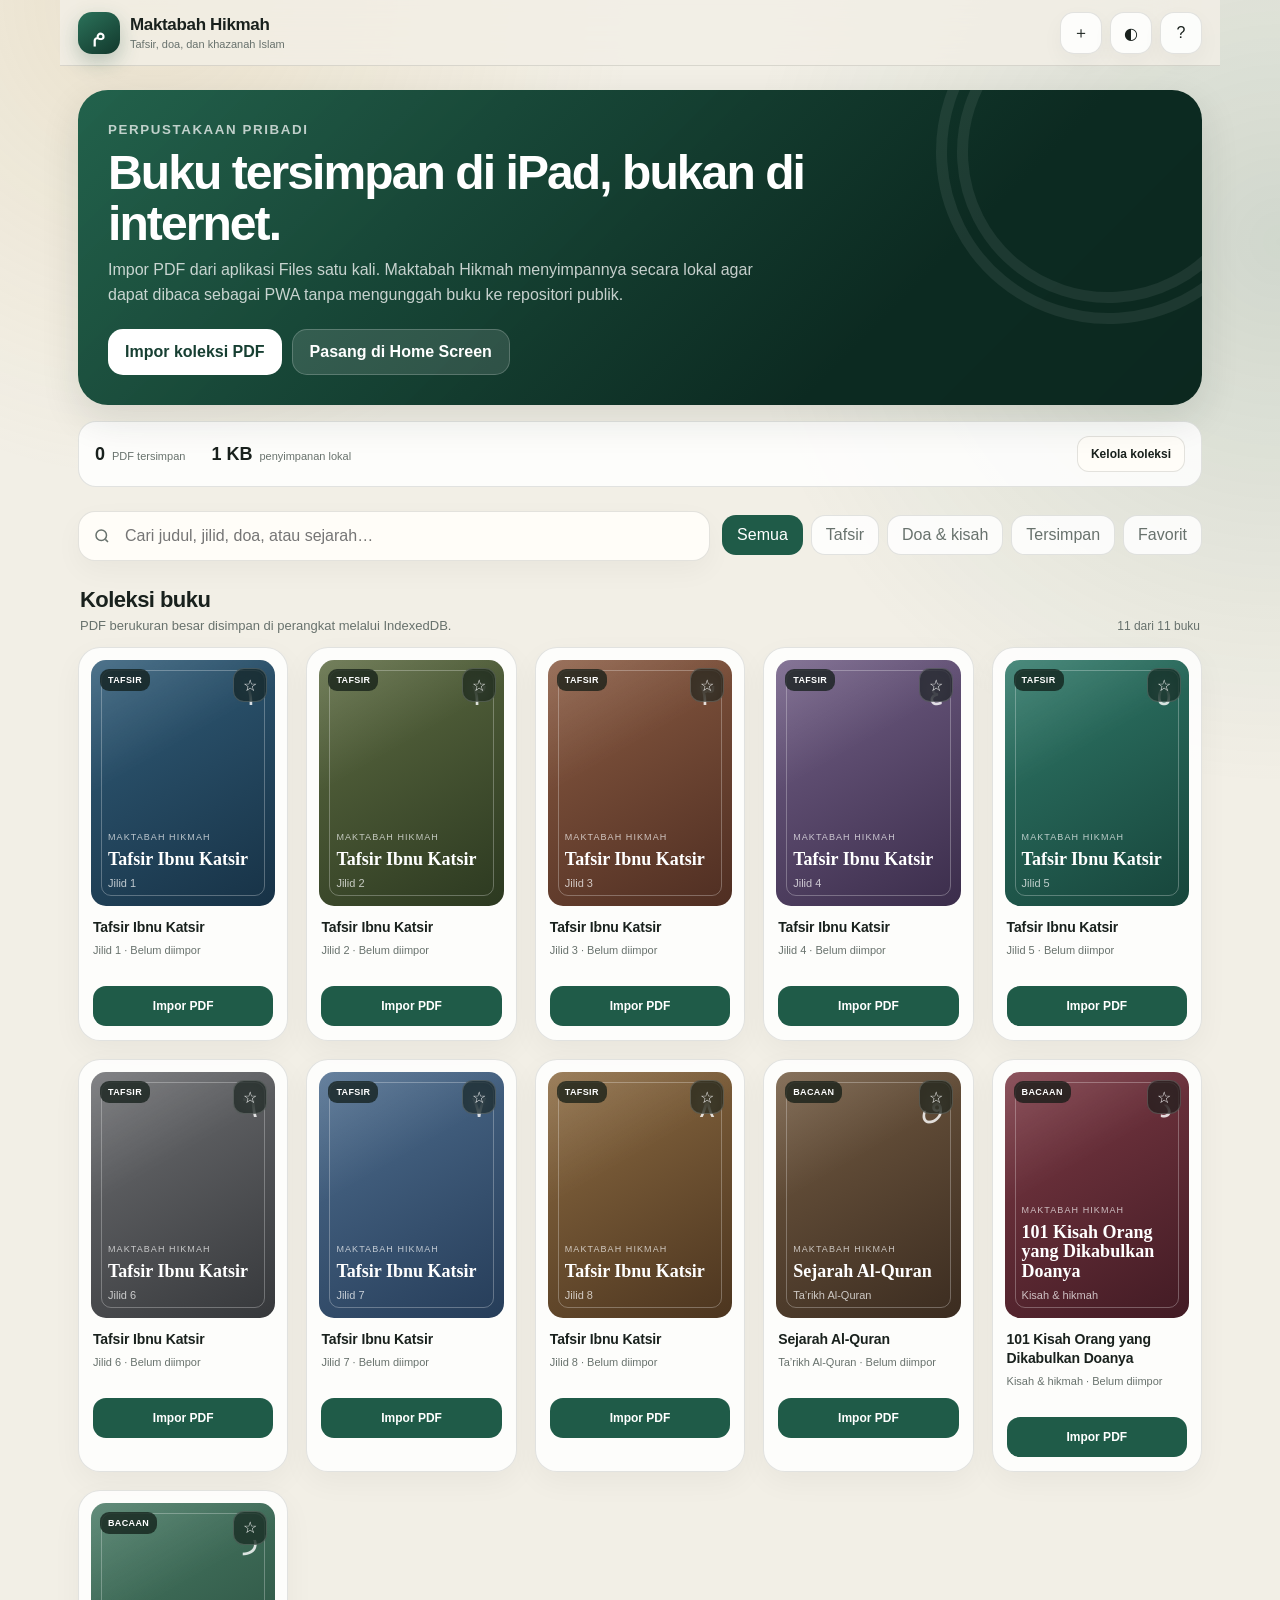
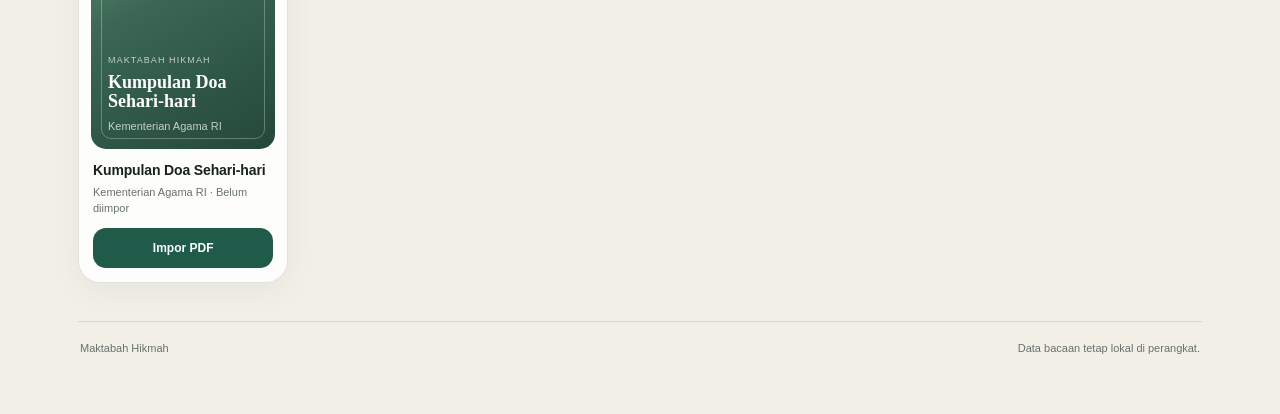
<file: index.html>
<!doctype html>
<html lang="id">
<head>
  <meta charset="utf-8">
  <meta name="viewport" content="width=device-width, initial-scale=1, viewport-fit=cover">
  <meta name="theme-color" content="#173f32">
  <meta name="description" content="Maktabah Hikmah — perpustakaan Islam pribadi untuk membaca tafsir, doa, kisah, dan sejarah Al-Qur'an di iPad.">
  <meta name="apple-mobile-web-app-capable" content="yes">
  <meta name="apple-mobile-web-app-status-bar-style" content="black-translucent">
  <meta name="apple-mobile-web-app-title" content="Maktabah">
  <link rel="manifest" href="./manifest.webmanifest">
  <link rel="apple-touch-icon" href="./favicon.svg">
  <link rel="icon" href="./favicon.svg" type="image/svg+xml">
  <link rel="stylesheet" href="./assets/app.css">
  <title>Maktabah Hikmah</title>
</head>
<body>
  <main class="shell">
    <header class="topbar">
      <div class="brand">
        <div class="brand-mark" aria-hidden="true">م</div>
        <div>
          <h1>Maktabah Hikmah</h1>
          <p>Tafsir, doa, dan khazanah Islam</p>
        </div>
      </div>
      <div class="top-actions">
        <button class="icon-btn" id="importTopBtn" aria-label="Impor PDF" title="Impor PDF">＋</button>
        <button class="icon-btn" id="themeBtn" aria-label="Ganti tema" title="Ganti tema">◐</button>
        <button class="icon-btn" id="infoBtn" aria-label="Petunjuk" title="Petunjuk">?</button>
      </div>
    </header>

    <section class="hero">
      <div class="hero-copy">
        <small>Perpustakaan pribadi</small>
        <h2>Buku tersimpan di iPad, bukan di internet.</h2>
        <p>Impor PDF dari aplikasi Files satu kali. Maktabah Hikmah menyimpannya secara lokal agar dapat dibaca sebagai PWA tanpa mengunggah buku ke repositori publik.</p>
        <div class="hero-actions">
          <button class="hero-primary" id="importHeroBtn">Impor koleksi PDF</button>
          <button class="hero-secondary" id="installHelpBtn">Pasang di Home Screen</button>
        </div>
      </div>
      <button class="continue-card" id="continueCard" type="button" aria-label="Lanjutkan membaca">
        <span class="continue-glyph" id="continueGlyph">١</span>
        <span>
          <strong id="continueTitle">Lanjutkan membaca</strong>
          <span id="continueMeta"></span>
        </span>
      </button>
    </section>

    <section class="status-strip" aria-label="Status koleksi">
      <div><strong id="storedCount">0</strong><span>PDF tersimpan</span></div>
      <div><strong id="totalSize">0 MB</strong><span>penyimpanan lokal</span></div>
      <button id="manageBtn">Kelola koleksi</button>
    </section>

    <section class="toolbar" aria-label="Pencarian dan penyaring">
      <div class="search-wrap">
        <svg width="18" height="18" viewBox="0 0 24 24" fill="none" stroke="currentColor" stroke-width="2" aria-hidden="true"><circle cx="11" cy="11" r="7"></circle><path d="m20 20-3.5-3.5"></path></svg>
        <input class="search" id="searchInput" type="search" placeholder="Cari judul, jilid, doa, atau sejarah…" autocomplete="off">
      </div>
      <div class="filter-row" id="filters">
        <button class="chip active" data-filter="all">Semua</button>
        <button class="chip" data-filter="tafsir">Tafsir</button>
        <button class="chip" data-filter="bacaan">Doa & kisah</button>
        <button class="chip" data-filter="stored">Tersimpan</button>
        <button class="chip" data-filter="favorite">Favorit</button>
      </div>
    </section>

    <div class="section-head">
      <div>
        <h3>Koleksi buku</h3>
        <p>PDF berukuran besar disimpan di perangkat melalui IndexedDB.</p>
      </div>
      <div class="count" id="bookCount"></div>
    </div>

    <section class="grid" id="bookGrid" aria-live="polite"></section>
    <div class="empty" id="emptyState">Tidak ada buku yang cocok dengan pencarian.</div>

    <footer class="footer">
      <span>Maktabah Hikmah</span>
      <span>Data bacaan tetap lokal di perangkat.</span>
    </footer>
  </main>

  <input id="fileInput" type="file" accept="application/pdf,.pdf" multiple hidden>
  <input id="replaceInput" type="file" accept="application/pdf,.pdf" hidden>

  <section class="reader" id="reader" aria-label="Pembaca PDF">
    <header class="reader-bar">
      <button class="icon-btn" id="closeReader" aria-label="Kembali">←</button>
      <div class="reader-title">
        <strong id="readerTitle"></strong>
        <span id="readerSubtitle"></span>
      </div>
      <div class="page-control">
        <span>Hal.</span>
        <input id="pageInput" type="number" min="1" inputmode="numeric" aria-label="Nomor halaman terakhir">
        <button class="icon-btn" id="savePage" aria-label="Simpan halaman" title="Simpan halaman">✓</button>
      </div>
      <button class="icon-btn" id="openPdf" aria-label="Buka PDF penuh" title="Buka PDF penuh">↗</button>
    </header>
    <div class="reader-body">
      <iframe id="pdfFrame" title="Dokumen PDF"></iframe>
      <div class="reader-hint" id="readerHint">
        <span>Masukkan halaman terakhir di atas sebelum keluar.</span>
        <button class="ghost" id="hideHint" aria-label="Tutup petunjuk">✕</button>
      </div>
    </div>
  </section>

  <section class="sheet" id="infoSheet" aria-label="Petunjuk penggunaan">
    <div class="sheet-card">
      <div class="sheet-grabber"></div>
      <h3>Pasang di iPad</h3>
      <ol>
        <li>Buka situs ini menggunakan <strong>Safari</strong>.</li>
        <li>Tekan tombol <strong>Share</strong>, lalu pilih <strong>Add to Home Screen</strong>.</li>
        <li>Buka ikon <strong>Maktabah</strong> dari Home Screen.</li>
        <li>Tekan <strong>Impor koleksi PDF</strong>, lalu pilih semua PDF dari aplikasi Files.</li>
      </ol>
      <p>PDF disimpan di penyimpanan situs pada iPad dan tidak dikirim ke server. iOS dapat menghapus data situs ketika penyimpanan sangat penuh, jadi simpan file asli di aplikasi Files sebagai cadangan.</p>
      <button class="primary full" data-close-sheet="infoSheet">Mengerti</button>
    </div>
  </section>

  <section class="sheet" id="manageSheet" aria-label="Kelola koleksi">
    <div class="sheet-card wide-sheet">
      <div class="sheet-grabber"></div>
      <h3>Kelola koleksi lokal</h3>
      <p class="sheet-intro">Ganti atau hapus PDF yang tersimpan di perangkat ini.</p>
      <div id="manageList" class="manage-list"></div>
      <div class="sheet-actions">
        <button class="secondary" id="manageImportBtn">Impor PDF</button>
        <button class="primary" data-close-sheet="manageSheet">Selesai</button>
      </div>
    </div>
  </section>

  <section class="sheet" id="importSheet" aria-label="Hasil impor">
    <div class="sheet-card">
      <div class="sheet-grabber"></div>
      <h3>Hasil impor</h3>
      <div id="importSummary" class="import-summary"></div>
      <button class="primary full" data-close-sheet="importSheet">Selesai</button>
    </div>
  </section>

  <div class="toast" id="toast" role="status"></div>
  <script src="./assets/app.js" defer></script>
</body>
</html>
</file>
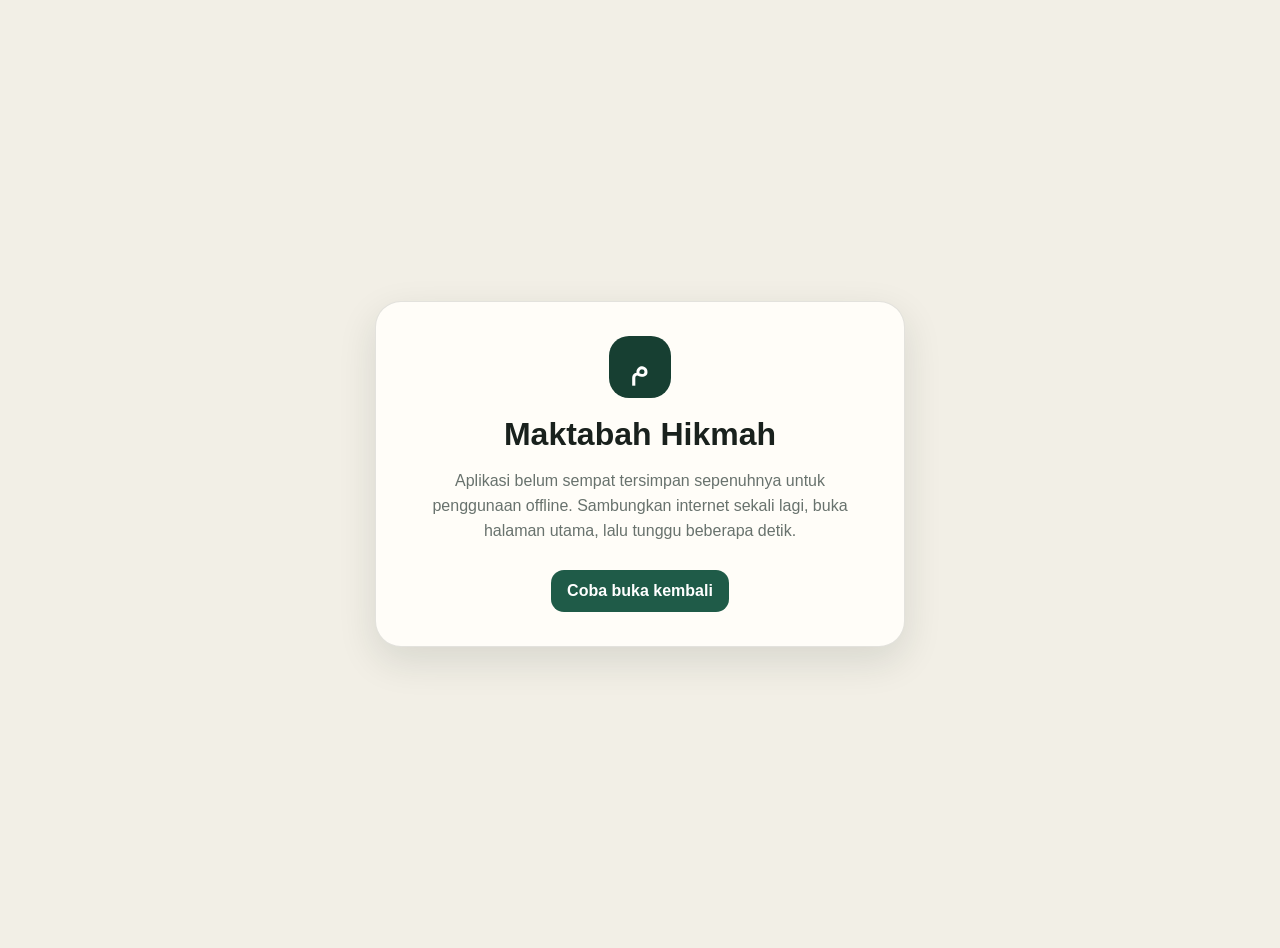
<file: offline.html>
<!doctype html>
<html lang="id">
<head>
  <meta charset="utf-8">
  <meta name="viewport" content="width=device-width, initial-scale=1, viewport-fit=cover">
  <meta name="theme-color" content="#173f32">
  <title>Maktabah Hikmah</title>
  <style>
    body{margin:0;min-height:100vh;display:grid;place-items:center;padding:24px;background:#f2efe6;color:#19211d;font-family:-apple-system,BlinkMacSystemFont,"Segoe UI",sans-serif;text-align:center}.card{max-width:460px;padding:34px;border:1px solid rgba(25,33,29,.12);border-radius:26px;background:#fffdf8;box-shadow:0 14px 38px rgba(24,44,35,.12)}.mark{width:62px;height:62px;display:grid;place-items:center;margin:0 auto 18px;border-radius:20px;background:#173f32;color:#fff;font:32px Georgia,serif}h1{margin:0 0 10px}p{color:#68726d;line-height:1.55}a{display:inline-block;margin-top:10px;padding:12px 16px;border-radius:13px;background:#1f5b48;color:#fff;text-decoration:none;font-weight:700}
  </style>
</head>
<body><main class="card"><div class="mark">م</div><h1>Maktabah Hikmah</h1><p>Aplikasi belum sempat tersimpan sepenuhnya untuk penggunaan offline. Sambungkan internet sekali lagi, buka halaman utama, lalu tunggu beberapa detik.</p><a href="./">Coba buka kembali</a></main></body>
</html>
</file>
<file: assets/app.css>
:root {
  --bg: #f2efe6;
  --surface: rgba(255,255,255,.84);
  --surface-solid: #fffdf8;
  --text: #19211d;
  --muted: #68726d;
  --line: rgba(25,33,29,.12);
  --accent: #1f5b48;
  --accent-deep: #12382c;
  --gold: #c8a75d;
  --shadow: 0 14px 38px rgba(24,44,35,.12);
  --reader-bg: #1c221f;
  --radius: 22px;
}
html[data-theme="dark"] {
  --bg: #111714;
  --surface: rgba(29,37,33,.9);
  --surface-solid: #1b2420;
  --text: #eef3ef;
  --muted: #aebbb4;
  --line: rgba(255,255,255,.12);
  --accent: #63ad8d;
  --accent-deep: #214c3c;
  --gold: #d8bb72;
  --shadow: 0 16px 44px rgba(0,0,0,.34);
  --reader-bg: #080b09;
}
html[data-theme="sepia"] {
  --bg: #e9dfc7;
  --surface: rgba(251,245,226,.9);
  --surface-solid: #fbf3df;
  --text: #342c22;
  --muted: #756b5d;
  --line: rgba(52,44,34,.13);
  --accent: #476c52;
  --accent-deep: #304a37;
  --gold: #ad8241;
  --shadow: 0 14px 38px rgba(84,65,37,.15);
  --reader-bg: #2a251e;
}
* { box-sizing: border-box; }
html { min-height: 100%; background: var(--bg); }
body {
  margin: 0;
  min-height: 100vh;
  color: var(--text);
  background:
    radial-gradient(circle at 12% 0%, color-mix(in srgb, var(--gold) 18%, transparent), transparent 30rem),
    radial-gradient(circle at 100% 12%, color-mix(in srgb, var(--accent) 16%, transparent), transparent 34rem),
    var(--bg);
  font-family: -apple-system, BlinkMacSystemFont, "SF Pro Text", "Segoe UI", sans-serif;
  -webkit-font-smoothing: antialiased;
}
button, input { font: inherit; }
button, a { -webkit-tap-highlight-color: transparent; }
button { color: inherit; }
.shell { width: min(1160px, 100%); margin: 0 auto; padding: 0 18px 48px; }
.topbar {
  position: sticky;
  top: 0;
  z-index: 20;
  display: flex;
  align-items: center;
  gap: 12px;
  padding: calc(12px + env(safe-area-inset-top)) 0 12px;
  backdrop-filter: blur(20px) saturate(1.2);
  -webkit-backdrop-filter: blur(20px) saturate(1.2);
}
.topbar::before {
  content: "";
  position: absolute;
  inset: 0 -18px;
  z-index: -1;
  background: color-mix(in srgb, var(--bg) 83%, transparent);
  border-bottom: 1px solid var(--line);
}
.brand { display: flex; align-items: center; gap: 10px; min-width: 0; }
.brand-mark {
  width: 42px; height: 42px; flex: 0 0 auto;
  display: grid; place-items: center;
  color: #fff;
  border-radius: 14px;
  background: linear-gradient(145deg, #2b725a, #12382c);
  box-shadow: 0 8px 20px rgba(31,91,72,.28);
  font-family: Georgia, serif;
  font-size: 23px;
}
.brand h1 { margin: 0; font-size: 17px; line-height: 1.1; letter-spacing: -.02em; }
.brand p { margin: 4px 0 0; color: var(--muted); font-size: 11px; }
.top-actions { margin-left: auto; display: flex; gap: 8px; }
.icon-btn, .chip, .primary, .secondary, .ghost, .hero-primary, .hero-secondary, .status-strip button {
  border: 0;
  cursor: pointer;
}
.icon-btn {
  width: 42px; height: 42px; display: grid; place-items: center;
  border-radius: 14px; background: var(--surface); border: 1px solid var(--line);
  box-shadow: 0 8px 22px rgba(0,0,0,.04);
}
.hero {
  margin-top: 24px;
  border-radius: 30px;
  padding: 30px;
  color: #fff;
  overflow: hidden;
  position: relative;
  display: grid;
  grid-template-columns: minmax(0,1fr) auto;
  align-items: end;
  gap: 24px;
  background:
    linear-gradient(135deg, rgba(0,0,0,.04), rgba(0,0,0,.22)),
    linear-gradient(135deg, #24664f, #0f3328 72%);
  box-shadow: var(--shadow);
}
.hero::after {
  content: "";
  position: absolute;
  width: 280px; height: 280px;
  right: -78px; top: -110px;
  border: 32px double rgba(255,255,255,.07);
  border-radius: 50%;
  transform: rotate(18deg);
  pointer-events: none;
}
.hero-copy { position: relative; z-index: 1; }
.hero small { color: rgba(255,255,255,.72); text-transform: uppercase; letter-spacing: .12em; font-weight: 800; }
.hero h2 { margin: 10px 0 8px; max-width: 720px; font-size: clamp(28px, 5vw, 48px); line-height: 1.06; letter-spacing: -.04em; }
.hero p { margin: 0; max-width: 680px; color: rgba(255,255,255,.76); line-height: 1.55; }
.hero-actions { display: flex; flex-wrap: wrap; gap: 10px; margin-top: 22px; }
.hero-primary, .hero-secondary { min-height: 46px; padding: 0 17px; border-radius: 15px; font-weight: 800; }
.hero-primary { color: #173f32; background: #fff; }
.hero-secondary { color: #fff; background: rgba(255,255,255,.12); border: 1px solid rgba(255,255,255,.2); }
.continue-card {
  display: none;
  position: relative;
  z-index: 2;
  align-items: center;
  gap: 12px;
  width: min(315px,100%);
  padding: 12px;
  color: #fff;
  border: 1px solid rgba(255,255,255,.18);
  border-radius: 18px;
  background: rgba(255,255,255,.11);
  backdrop-filter: blur(10px);
  text-align: left;
  cursor: pointer;
}
.continue-card.show { display: flex; }
.continue-glyph {
  width: 48px; height: 60px; flex: 0 0 auto;
  display: grid; place-items: center;
  border-radius: 11px;
  color: #173f32; background: #f8f0d8;
  font-family: Georgia, serif; font-size: 25px;
}
.continue-card strong, .continue-card span span { display: block; }
.continue-card strong { font-size: 13px; line-height: 1.35; }
.continue-card span span { margin-top: 5px; color: rgba(255,255,255,.7); font-size: 11px; }
.status-strip {
  display: grid;
  grid-template-columns: auto auto 1fr;
  align-items: center;
  gap: 26px;
  margin-top: 16px;
  padding: 14px 16px;
  border: 1px solid var(--line);
  border-radius: 18px;
  background: var(--surface);
}
.status-strip div { display: flex; align-items: baseline; gap: 7px; }
.status-strip strong { font-size: 18px; }
.status-strip span { color: var(--muted); font-size: 11px; }
.status-strip button { justify-self: end; padding: 10px 13px; border-radius: 12px; background: var(--surface-solid); border: 1px solid var(--line); font-weight: 700; font-size: 12px; }
.toolbar { display: grid; grid-template-columns: minmax(0, 1fr) auto; align-items: center; gap: 12px; margin: 24px 0 16px; }
.search-wrap { position: relative; }
.search-wrap svg { position: absolute; left: 15px; top: 50%; transform: translateY(-50%); color: var(--muted); }
.search {
  width: 100%; height: 50px; padding: 0 16px 0 46px;
  color: var(--text); background: var(--surface-solid);
  border: 1px solid var(--line); border-radius: 17px; outline: none;
  box-shadow: 0 10px 28px rgba(0,0,0,.04);
}
.search:focus { border-color: color-mix(in srgb, var(--accent) 48%, transparent); box-shadow: 0 0 0 4px color-mix(in srgb, var(--accent) 12%, transparent); }
.filter-row { display: flex; gap: 8px; overflow-x: auto; padding-bottom: 2px; scrollbar-width: none; }
.filter-row::-webkit-scrollbar { display: none; }
.chip { white-space: nowrap; padding: 10px 14px; border-radius: 14px; background: var(--surface); border: 1px solid var(--line); color: var(--muted); }
.chip.active { background: var(--accent); color: #fff; border-color: transparent; }
.section-head { display: flex; align-items: end; justify-content: space-between; gap: 16px; margin: 26px 2px 14px; }
.section-head h3 { margin: 0; font-size: 22px; letter-spacing: -.025em; }
.section-head p { margin: 5px 0 0; color: var(--muted); font-size: 13px; }
.count { color: var(--muted); font-size: 12px; }
.grid { display: grid; grid-template-columns: repeat(5, minmax(0,1fr)); gap: 18px; }
.book-card {
  display: flex; flex-direction: column; min-width: 0;
  padding: 12px; border-radius: var(--radius);
  background: var(--surface); border: 1px solid var(--line);
  box-shadow: 0 10px 30px rgba(0,0,0,.045);
  transition: transform .18s ease, box-shadow .18s ease;
}
.book-card:active { transform: scale(.985); }
.cover-wrap { position: relative; aspect-ratio: 3/4; border-radius: 15px; overflow: hidden; }
.cover-art {
  width: 100%; height: 100%; display: flex; flex-direction: column; justify-content: space-between;
  padding: 17px;
  color: #fff;
  background:
    linear-gradient(150deg, rgba(255,255,255,.14), transparent 38%),
    linear-gradient(150deg, var(--cover-a), var(--cover-b));
}
.cover-art::after { content: ""; position: absolute; inset: 10px; border: 1px solid rgba(255,255,255,.28); border-radius: 10px; pointer-events: none; }
.cover-arabic { align-self: flex-end; font: 30px Georgia, serif; color: rgba(255,255,255,.82); }
.cover-title { position: relative; z-index: 1; }
.cover-title small { display: block; margin-bottom: 8px; color: rgba(255,255,255,.7); font-size: 9px; letter-spacing: .12em; text-transform: uppercase; }
.cover-title strong { display: block; font-family: Georgia, "Times New Roman", serif; font-size: 18px; line-height: 1.08; }
.cover-title span { display: block; margin-top: 8px; color: rgba(255,255,255,.72); font-size: 11px; }
.badge { position: absolute; left: 9px; top: 9px; z-index: 2; padding: 6px 8px; border-radius: 9px; color: #fff; background: rgba(12,24,18,.7); backdrop-filter: blur(10px); font-size: 9px; font-weight: 800; letter-spacing: .04em; }
.fav-btn { position: absolute; right: 8px; top: 8px; z-index: 3; width: 34px; height: 34px; display: grid; place-items: center; color: #fff; background: rgba(12,24,18,.58); border: 1px solid rgba(255,255,255,.18); border-radius: 11px; backdrop-filter: blur(10px); cursor: pointer; }
.fav-btn.active { color: #ffe08a; }
.stored-dot { position: absolute; right: 10px; bottom: 10px; z-index: 3; display: flex; align-items: center; gap: 5px; padding: 6px 8px; border-radius: 9px; color: #fff; background: rgba(18,91,61,.82); backdrop-filter: blur(10px); font-size: 9px; font-weight: 800; }
.book-info { padding: 12px 2px 2px; min-width: 0; }
.book-info h4 { margin: 0; font-size: 14px; line-height: 1.35; letter-spacing: -.01em; }
.book-info p { margin: 6px 0 0; min-height: 31px; color: var(--muted); font-size: 11px; line-height: 1.4; }
.book-actions { display: flex; gap: 8px; margin-top: 12px; }
.primary, .secondary, .ghost { min-height: 40px; padding: 0 13px; border-radius: 13px; font-weight: 800; font-size: 12px; }
.primary { flex: 1; color: #fff; background: var(--accent); }
.secondary { background: var(--surface-solid); border: 1px solid var(--line); color: var(--text); }
.ghost { background: transparent; color: var(--muted); }
.full { width: 100%; }
.empty { display: none; padding: 50px 20px; text-align: center; color: var(--muted); }
.empty.show { display: block; }
.footer { display: flex; justify-content: space-between; gap: 16px; margin-top: 38px; padding: 20px 2px calc(12px + env(safe-area-inset-bottom)); color: var(--muted); border-top: 1px solid var(--line); font-size: 11px; }
.reader { position: fixed; inset: 0; z-index: 100; display: none; grid-template-rows: auto 1fr; background: var(--reader-bg); }
.reader.open { display: grid; }
.reader-bar { display: flex; align-items: center; gap: 10px; min-height: 64px; padding: calc(8px + env(safe-area-inset-top)) 12px 8px; color: #fff; background: rgba(15,21,18,.96); border-bottom: 1px solid rgba(255,255,255,.11); }
.reader-title { min-width: 0; flex: 1; }
.reader-title strong { display: block; font-size: 13px; white-space: nowrap; overflow: hidden; text-overflow: ellipsis; }
.reader-title span { display: block; margin-top: 3px; color: rgba(255,255,255,.58); font-size: 10px; }
.reader .icon-btn { color: #fff; background: rgba(255,255,255,.08); border-color: rgba(255,255,255,.12); box-shadow: none; }
.page-control { display: flex; align-items: center; gap: 6px; color: rgba(255,255,255,.68); font-size: 11px; }
.page-control input { width: 64px; height: 40px; padding: 0 8px; text-align: center; color: #fff; background: rgba(255,255,255,.08); border: 1px solid rgba(255,255,255,.14); border-radius: 12px; outline: none; }
.reader-body { position: relative; min-height: 0; }
#pdfFrame { width: 100%; height: 100%; border: 0; background: #3a403d; }
.reader-hint { position: absolute; left: 50%; bottom: calc(14px + env(safe-area-inset-bottom)); transform: translateX(-50%); display: flex; align-items: center; gap: 10px; max-width: calc(100% - 28px); padding: 10px 12px; border-radius: 14px; color: #fff; background: rgba(8,14,11,.82); border: 1px solid rgba(255,255,255,.14); backdrop-filter: blur(16px); font-size: 11px; box-shadow: 0 12px 32px rgba(0,0,0,.3); }
.reader-hint.hidden { display: none; }
.reader-hint .ghost { color: #fff; padding: 0; min-height: auto; }
.sheet { position: fixed; inset: 0; z-index: 120; display: none; align-items: flex-end; background: rgba(0,0,0,.42); backdrop-filter: blur(5px); }
.sheet.open { display: flex; }
.sheet-card { width: min(620px,100%); max-height: 88vh; overflow: auto; margin: 0 auto; padding: 12px 20px calc(22px + env(safe-area-inset-bottom)); color: var(--text); background: var(--surface-solid); border-radius: 26px 26px 0 0; box-shadow: 0 -18px 60px rgba(0,0,0,.26); }
.wide-sheet { width: min(760px,100%); }
.sheet-grabber { width: 46px; height: 5px; margin: 0 auto 18px; border-radius: 999px; background: var(--line); }
.sheet-card h3 { margin: 0 0 10px; }
.sheet-card p, .sheet-card li { color: var(--muted); font-size: 14px; line-height: 1.55; }
.sheet-card ol { padding-left: 20px; }
.sheet-intro { margin-top: 0; }
.sheet-actions { display: grid; grid-template-columns: 1fr 1fr; gap: 10px; margin-top: 16px; }
.manage-list { display: grid; gap: 9px; }
.manage-item { display: grid; grid-template-columns: minmax(0,1fr) auto; align-items: center; gap: 12px; padding: 12px; border: 1px solid var(--line); border-radius: 15px; background: color-mix(in srgb, var(--surface-solid) 80%, var(--bg)); }
.manage-item strong, .manage-item span { display: block; }
.manage-item strong { font-size: 13px; }
.manage-item span { margin-top: 4px; color: var(--muted); font-size: 11px; }
.manage-buttons { display: flex; gap: 6px; }
.manage-buttons button { min-height: 36px; padding: 0 10px; border: 1px solid var(--line); border-radius: 10px; background: var(--surface-solid); font-weight: 700; font-size: 11px; }
.manage-buttons .danger { color: #a13a32; }
.import-summary { display: grid; gap: 9px; margin: 14px 0 18px; }
.import-row { padding: 11px 12px; border: 1px solid var(--line); border-radius: 13px; }
.import-row strong { display: block; font-size: 13px; }
.import-row span { display: block; margin-top: 4px; color: var(--muted); font-size: 11px; }
.toast { position: fixed; left: 50%; bottom: calc(22px + env(safe-area-inset-bottom)); z-index: 200; transform: translate(-50%, 18px); opacity: 0; pointer-events: none; padding: 11px 15px; color: #fff; background: rgba(13,24,19,.92); border: 1px solid rgba(255,255,255,.14); border-radius: 14px; box-shadow: 0 16px 36px rgba(0,0,0,.25); transition: .2s ease; font-size: 12px; }
.toast.show { opacity: 1; transform: translate(-50%,0); }
@media (hover:hover) { .book-card:hover { transform: translateY(-3px); box-shadow: var(--shadow); } .icon-btn:hover, .chip:hover, .secondary:hover { filter: brightness(.98); } }
@media (max-width: 980px) { .grid { grid-template-columns: repeat(4,minmax(0,1fr)); } }
@media (max-width: 760px) {
  .shell { padding-inline: 14px; }
  .topbar::before { inset-inline: -14px; }
  .brand p { display: none; }
  .hero { grid-template-columns: 1fr; padding: 24px 20px; border-radius: 24px; }
  .continue-card { width: 100%; }
  .status-strip { grid-template-columns: 1fr 1fr; gap: 12px; }
  .status-strip button { grid-column: 1 / -1; justify-self: stretch; }
  .toolbar { grid-template-columns: 1fr; }
  .filter-row { order: 2; }
  .grid { grid-template-columns: repeat(3,minmax(0,1fr)); gap: 12px; }
  .book-card { padding: 9px; border-radius: 18px; }
  .book-info h4 { font-size: 13px; }
  .reader-title span, .page-control span { display: none; }
}
@media (max-width: 500px) {
  .top-actions { gap: 5px; }
  .top-actions .icon-btn { width: 39px; height: 39px; }
  .grid { grid-template-columns: repeat(2,minmax(0,1fr)); }
  .hero h2 { font-size: 31px; }
  .hero-actions { display: grid; }
  .status-strip div { display: block; }
  .status-strip span { display: block; margin-top: 3px; }
  .reader-bar { gap: 6px; padding-inline: 7px; }
  .reader .icon-btn { width: 39px; }
  .page-control input { width: 52px; }
  .footer { display: block; }
  .footer span { display: block; margin-top: 5px; }
  .sheet-actions { grid-template-columns: 1fr; }
  .manage-item { grid-template-columns: 1fr; }
}
</file>
